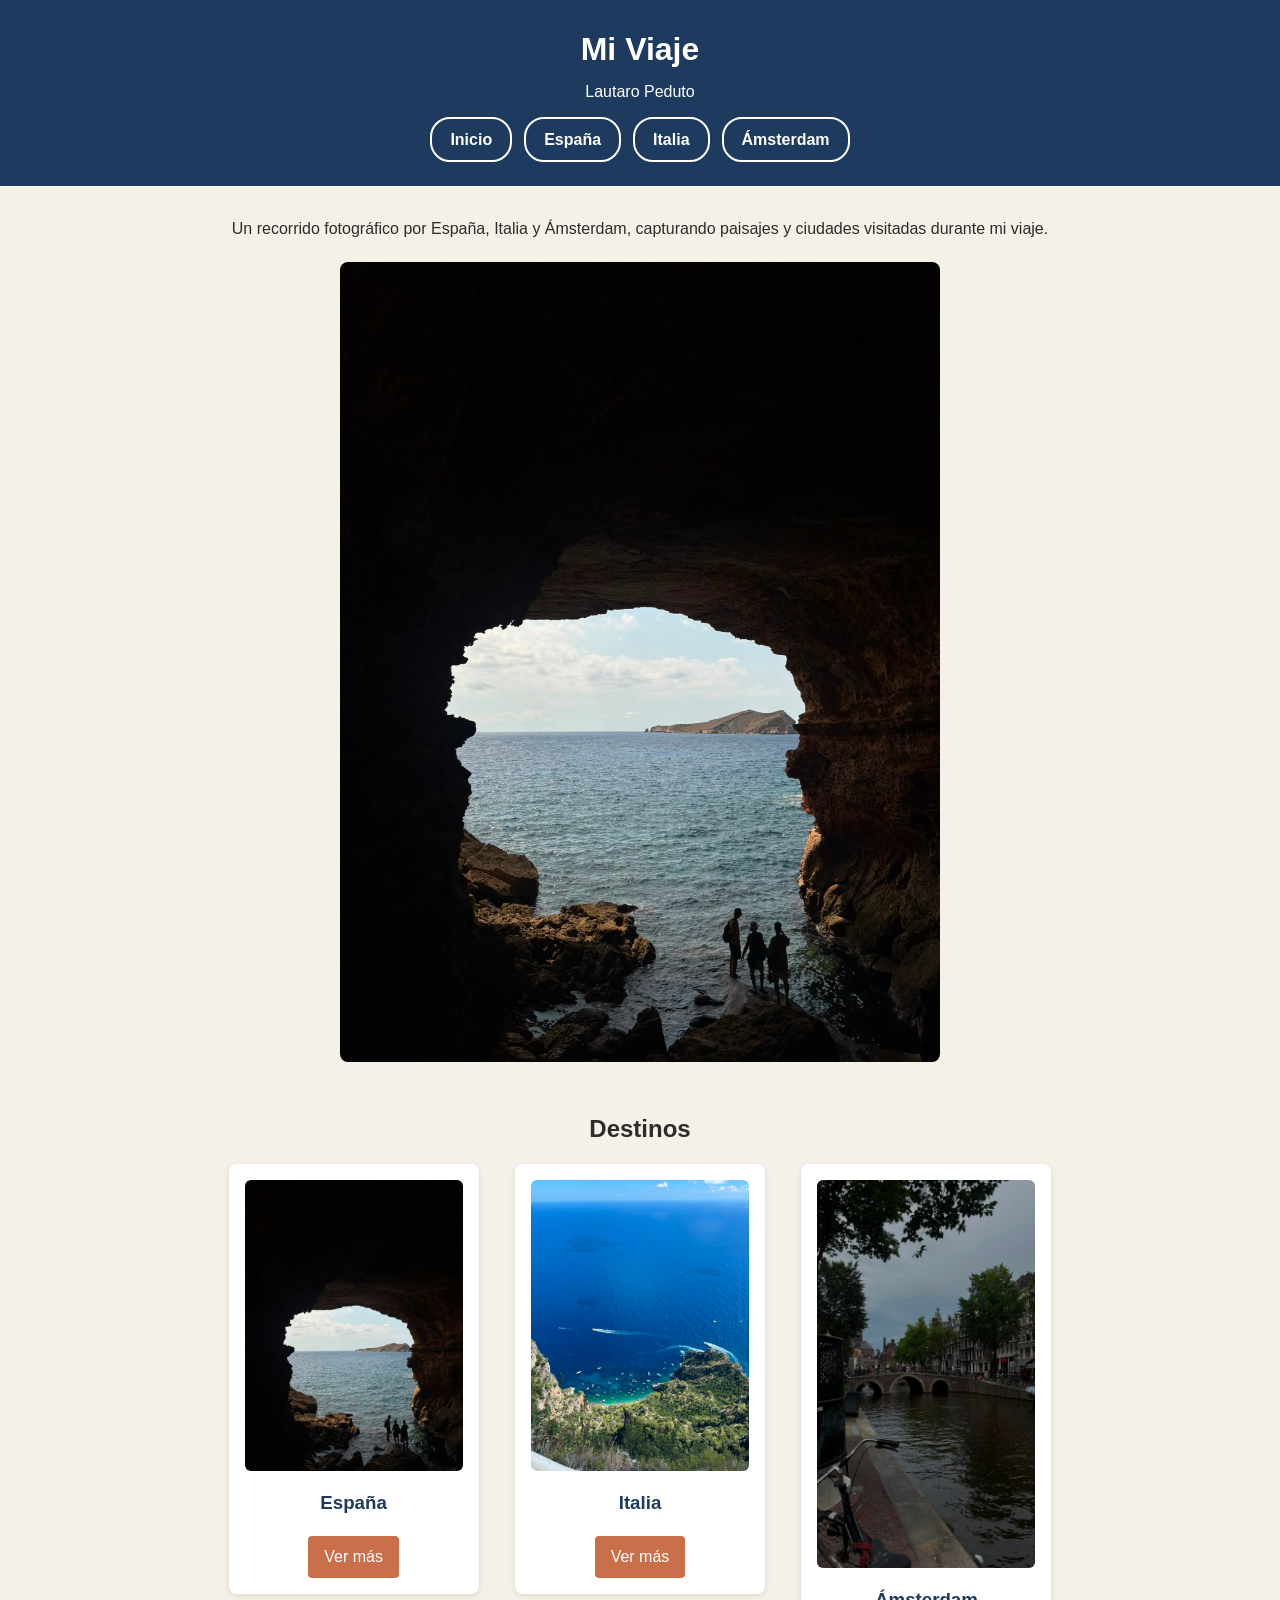
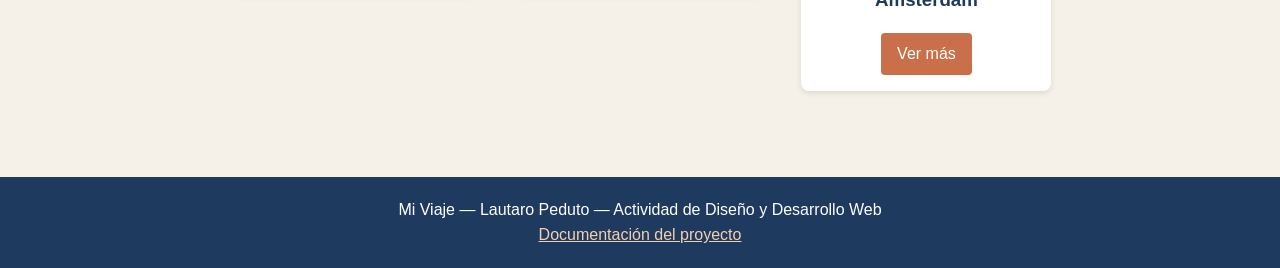
<file: index.html>
<!DOCTYPE html>
<html lang="es">
<head>
  <meta charset="UTF-8">
  <meta name="viewport" content="width=device-width, initial-scale=1.0">
  <title>Mi Viaje</title>
  <link rel="stylesheet" href="css/style.css">
</head>
<body>

  <header>
    <h1>Mi Viaje</h1>
    <p>Lautaro Peduto</p>
    <nav>
      <a href="index.html" class="nav-link">Inicio</a>
      <a href="espana.html" class="nav-link">España</a>
      <a href="italia.html" class="nav-link">Italia</a>
      <a href="amsterdam.html" class="nav-link">Ámsterdam</a>
    </nav>
  </header>

  <main>

    <section class="presentacion">
      <p>
        Un recorrido fotográfico por España, Italia y Ámsterdam,
        capturando paisajes y ciudades visitadas durante mi viaje.
      </p>
      <img src="img/espana_1.jpeg" alt="Paisaje de España" class="imagen-principal">
    </section>

    <section class="galeria">
      <h2>Destinos</h2>

      <div class="tarjeta">
        <img src="img/espana_1.jpeg" alt="Visitando España con amigos">
        <h3>España</h3>
        <a href="espana.html">Ver más</a>
      </div>

      <div class="tarjeta">
        <img src="img/italia_1.jpeg" alt="Visitando Italia con amigos">
        <h3>Italia</h3>
        <a href="italia.html">Ver más</a>
      </div>

      <div class="tarjeta">
        <img src="img/amsterdam_1.jpeg" alt="Visitando Ámsterdam con amigos">
        <h3>Ámsterdam</h3>
        <a href="amsterdam.html">Ver más</a>
      </div>

    </section>

  </main>

  <footer>
    <p>Mi Viaje — Lautaro Peduto — Actividad de Diseño y Desarrollo Web</p>
    <p><a href="README.md">Documentación del proyecto</a></p>
  </footer>

</body>
</html>
</file>
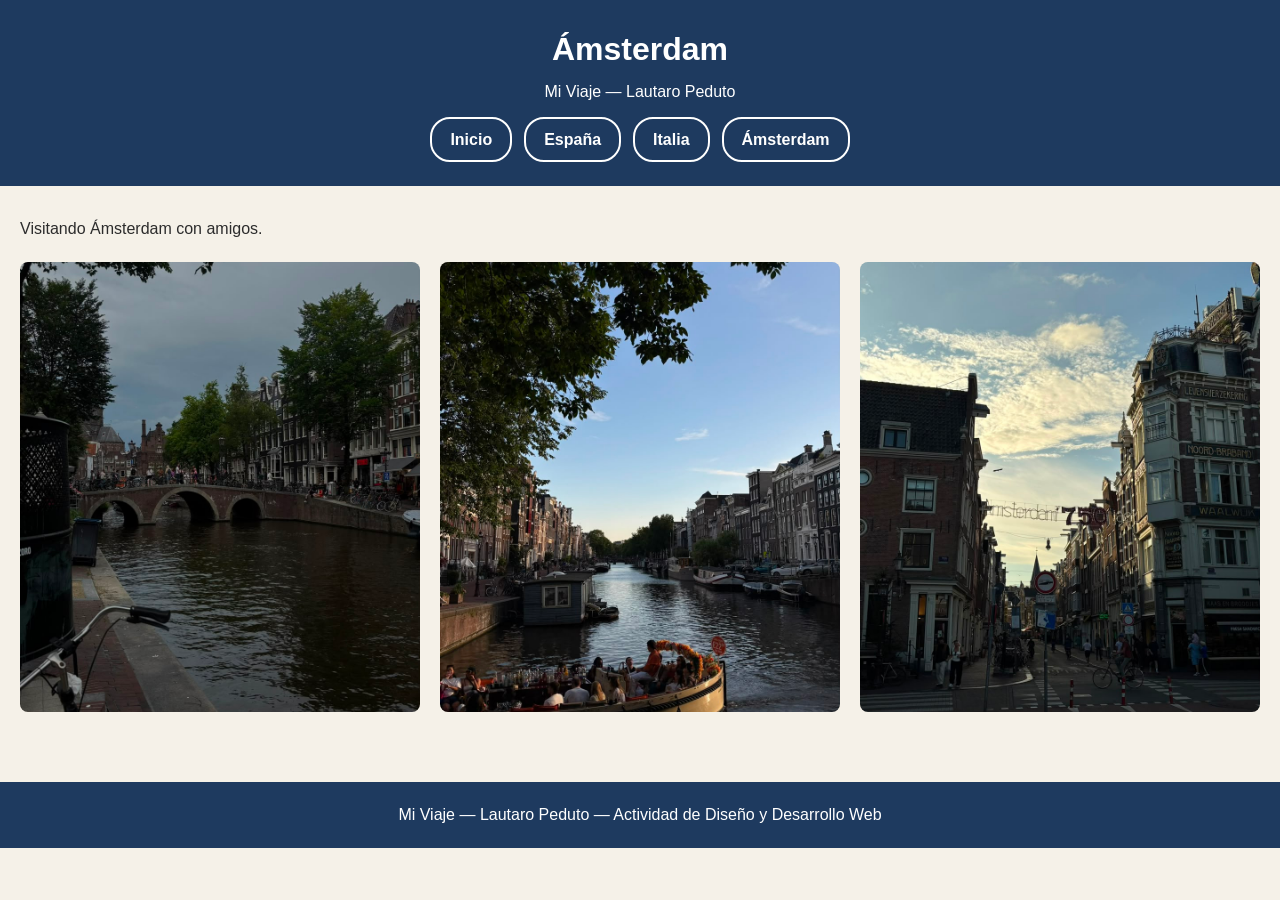
<file: amsterdam.html>
<!DOCTYPE html>
<html lang="es">
<head>
  <meta charset="UTF-8">
  <meta name="viewport" content="width=device-width, initial-scale=1.0">
  <title>Ámsterdam — Mi Viaje</title>
  <link rel="stylesheet" href="css/style.css">
</head>
<body>

  <header>
    <h1>Ámsterdam</h1>
    <p>Mi Viaje — Lautaro Peduto</p>
    <nav>
      <a href="index.html" class="nav-link">Inicio</a>
      <a href="espana.html" class="nav-link">España</a>
      <a href="italia.html" class="nav-link">Italia</a>
      <a href="amsterdam.html" class="nav-link">Ámsterdam</a>
    </nav>
  </header>

  <main>
    <section class="elemento">
      <p>Visitando Ámsterdam con amigos.</p>

      <div class="galeria-fotos">
        <img src="img/amsterdam_1.jpeg" alt="Foto de Ámsterdam 1">
        <img src="img/amsterdam_2.jpeg" alt="Foto de Ámsterdam 2">
        <img src="img/amsterdam_3.jpeg" alt="Foto de Ámsterdam 3">
      </div>
    </section>
  </main>

  <footer>
    <p>Mi Viaje — Lautaro Peduto — Actividad de Diseño y Desarrollo Web</p>
  </footer>

</body>
</html>
</file>
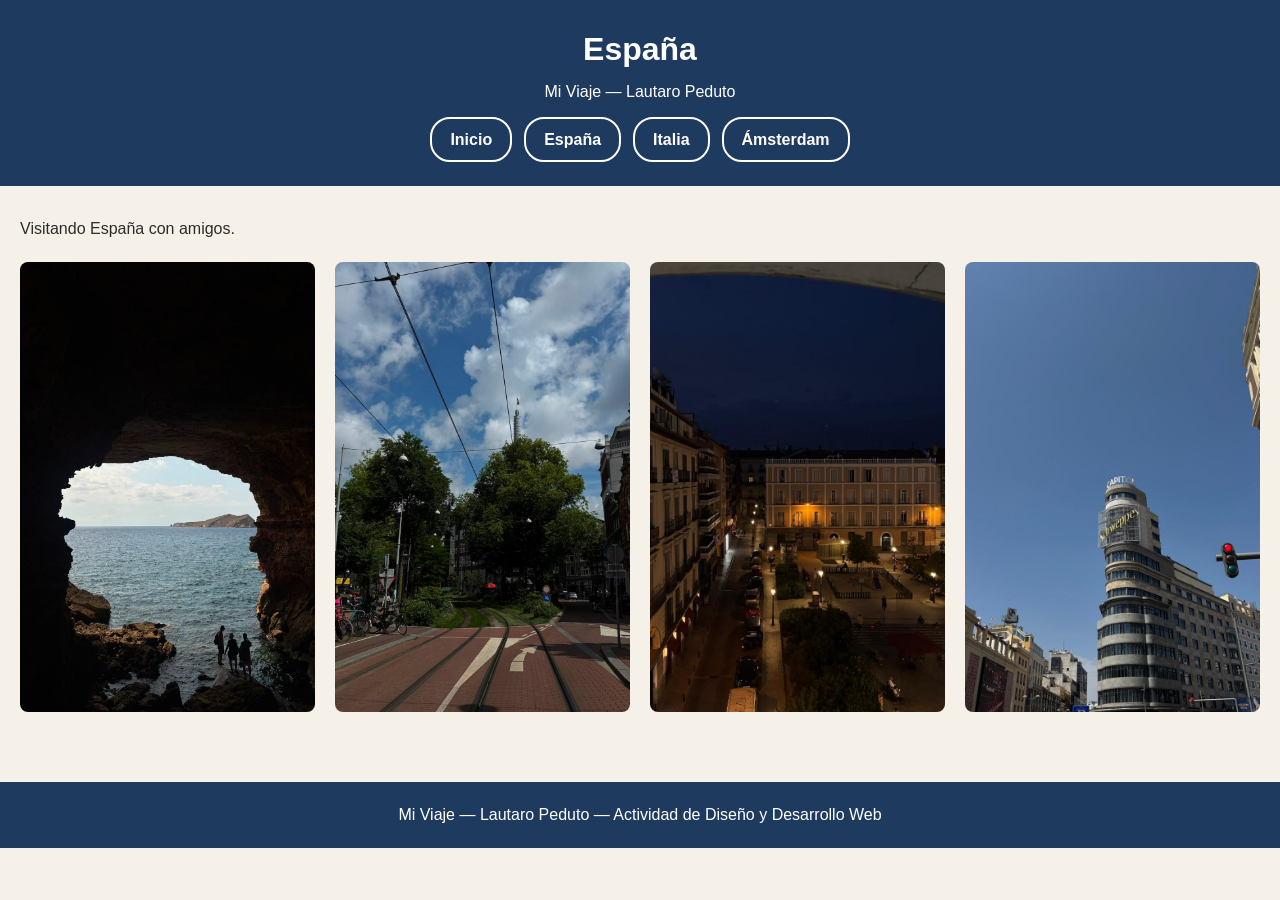
<file: espana.html>
<!DOCTYPE html>
<html lang="es">
<head>
  <meta charset="UTF-8">
  <meta name="viewport" content="width=device-width, initial-scale=1.0">
  <title>España — Mi Viaje</title>
  <link rel="stylesheet" href="css/style.css">
</head>
<body>

  <header>
    <h1>España</h1>
    <p>Mi Viaje — Lautaro Peduto</p>
    <nav>
      <a href="index.html" class="nav-link">Inicio</a>
      <a href="espana.html" class="nav-link">España</a>
      <a href="italia.html" class="nav-link">Italia</a>
      <a href="amsterdam.html" class="nav-link">Ámsterdam</a>
    </nav>
  </header>

  <main>
    <section class="elemento">
      <p>Visitando España con amigos.</p>

      <div class="galeria-fotos">
        <img src="img/espana_1.jpeg" alt="Foto de España 1">
        <img src="img/espana_2.jpeg" alt="Foto de España 2">
        <img src="img/espana_3.jpeg" alt="Foto de España 3">
        <img src="img/espana_4.jpeg" alt="Foto de España 4">
      </div>
    </section>
  </main>

  <footer>
    <p>Mi Viaje — Lautaro Peduto — Actividad de Diseño y Desarrollo Web</p>
  </footer>

</body>
</html>
</file>
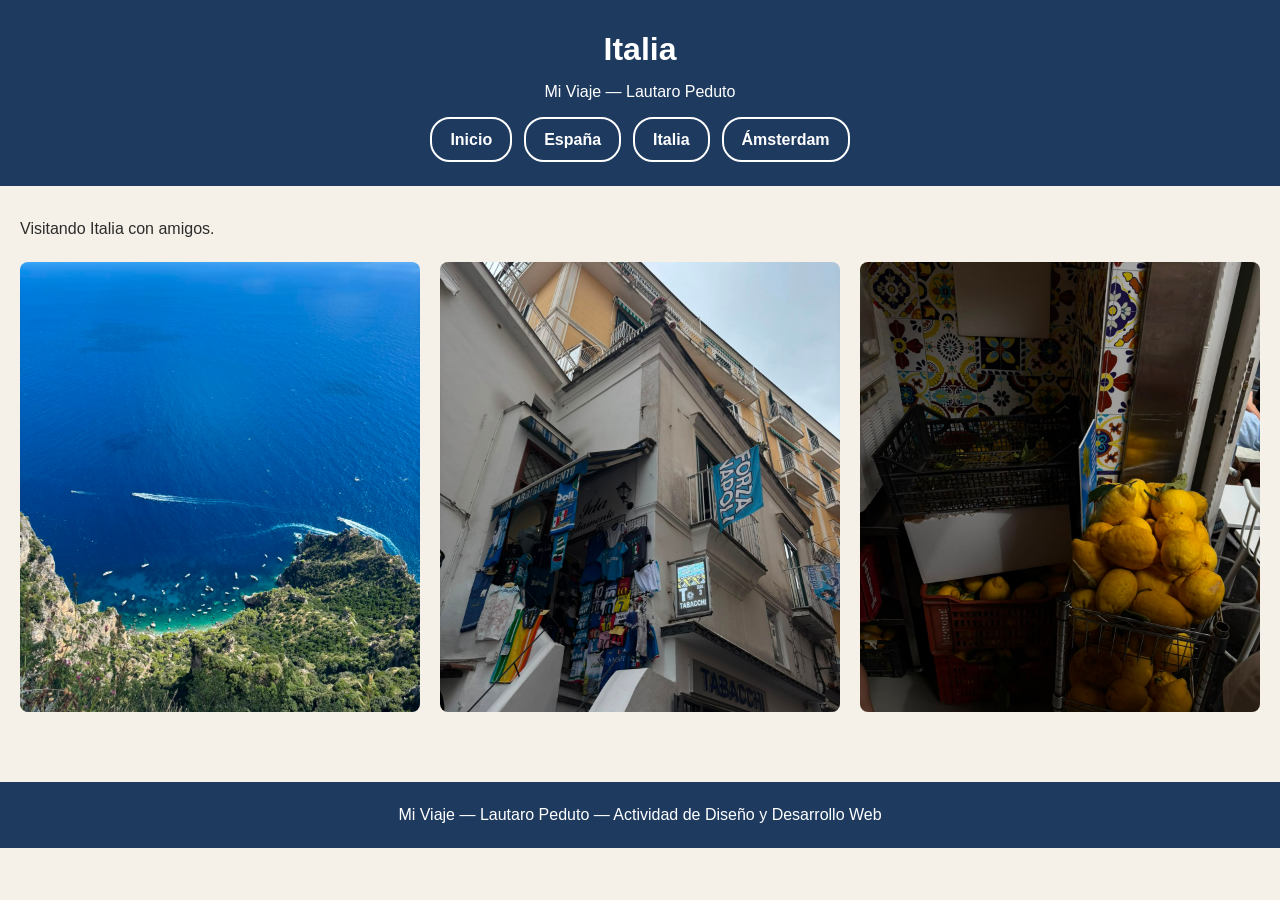
<file: italia.html>
<!DOCTYPE html>
<html lang="es">
<head>
  <meta charset="UTF-8">
  <meta name="viewport" content="width=device-width, initial-scale=1.0">
  <title>Italia — Mi Viaje</title>
  <link rel="stylesheet" href="css/style.css">
</head>
<body>

  <header>
    <h1>Italia</h1>
    <p>Mi Viaje — Lautaro Peduto</p>
    <nav>
      <a href="index.html" class="nav-link">Inicio</a>
      <a href="espana.html" class="nav-link">España</a>
      <a href="italia.html" class="nav-link">Italia</a>
      <a href="amsterdam.html" class="nav-link">Ámsterdam</a>
    </nav>
  </header>

  <main>
    <section class="elemento">
      <p>Visitando Italia con amigos.</p>

      <div class="galeria-fotos">
        <img src="img/italia_1.jpeg" alt="Foto de Italia 1">
        <img src="img/italia_2.jpeg" alt="Foto de Italia 2">
        <img src="img/italia_3.jpeg" alt="Foto de Italia 3">
      </div>
    </section>
  </main>

  <footer>
    <p>Mi Viaje — Lautaro Peduto — Actividad de Diseño y Desarrollo Web</p>
  </footer>

</body>
</html>
</file>
<file: css/style.css>
* {
  margin: 0;
  padding: 0;
  box-sizing: border-box;
}

body {
  font-family: 'Segoe UI', Arial, sans-serif;
  font-size: 1rem;
  background-color: #f5f1e8;
  color: #2c2c2c;
  line-height: 1.6;
}

header {
  background-color: #1e3a5f;
  color: #ffffff;
  text-align: center;
  padding: 1.5rem 1.25rem;
}
header h1 {
  font-size: 2rem;
  margin-bottom: 4px;
}

footer {
  background-color: #1e3a5f;
  color: #ffffff;
  text-align: center;
  padding: 20px;
  margin-top: 40px;
}

footer a {
  color: #f5d0b0;
}

main {
  max-width: 1400px;
  margin: 0 auto;
  padding: 30px 20px;
}

.presentacion {
  text-align: center;
  margin-bottom: 40px;
}

.imagen-principal {
  width: 100%;
  max-width: 600px;
  border-radius: 8px;
  margin-top: 20px;
}

.galeria {
  text-align: center;
}

.tarjeta {
  display: inline-block;
  background-color: #ffffff;
  border-radius: 8px;
  padding: 1rem;
  margin: 1rem;
  width: 250px;
  box-shadow: 0 2px 6px rgba(0,0,0,0.1);
  vertical-align: top;
}

.tarjeta img {
  width: 100%;
  border-radius: 6px;
}

.tarjeta h3 {
  color: #1e3a5f;
  margin: 10px 0;
}

.tarjeta a {
  display: inline-block;
  background-color: #c96f4a;
  color: #ffffff;
  padding: 8px 16px;
  border-radius: 4px;
  text-decoration: none;
  margin-top: 8px;
}

.tarjeta a:hover {
  background-color: #a85736;
}

.galeria-fotos {
  display: grid;
  grid-template-columns: repeat(auto-fit, minmax(250px, 1fr));
  gap: 20px;
  justify-content: center;
  margin-top: 20px;
}

.galeria-fotos img {
  width: 100%;
  height: 450px;
  object-fit: cover;
  background-color: #e8e2d4;
  border-radius: 8px;
}

a {
  color: #1e3a5f;
}
nav {
  margin-top: 12px;
  display: flex;
  justify-content: center;
  gap: 12px;
  flex-wrap: wrap;
}
.nav-link {
  color: #ffffff;
  text-decoration: none;
  padding: 8px 18px;
  border: 2px solid #ffffff;
  border-radius: 20px;
  font-weight: bold;
  transition: background-color 0.2s, color 0.2s;
}

.nav-link:hover {
  background-color: #ffffff;
  color: #1e3a5f;
}
@media (max-width: 768px) {

  header h1 {
    font-size: 1.8rem;
  }

  .tarjeta {
    display: block;
    width: 90%;
    margin: 15px auto;
  }

  .galeria-fotos {
    grid-template-columns: 1fr;
  }

  .galeria-fotos img {
    height: 280px;
  }

}
</file>
